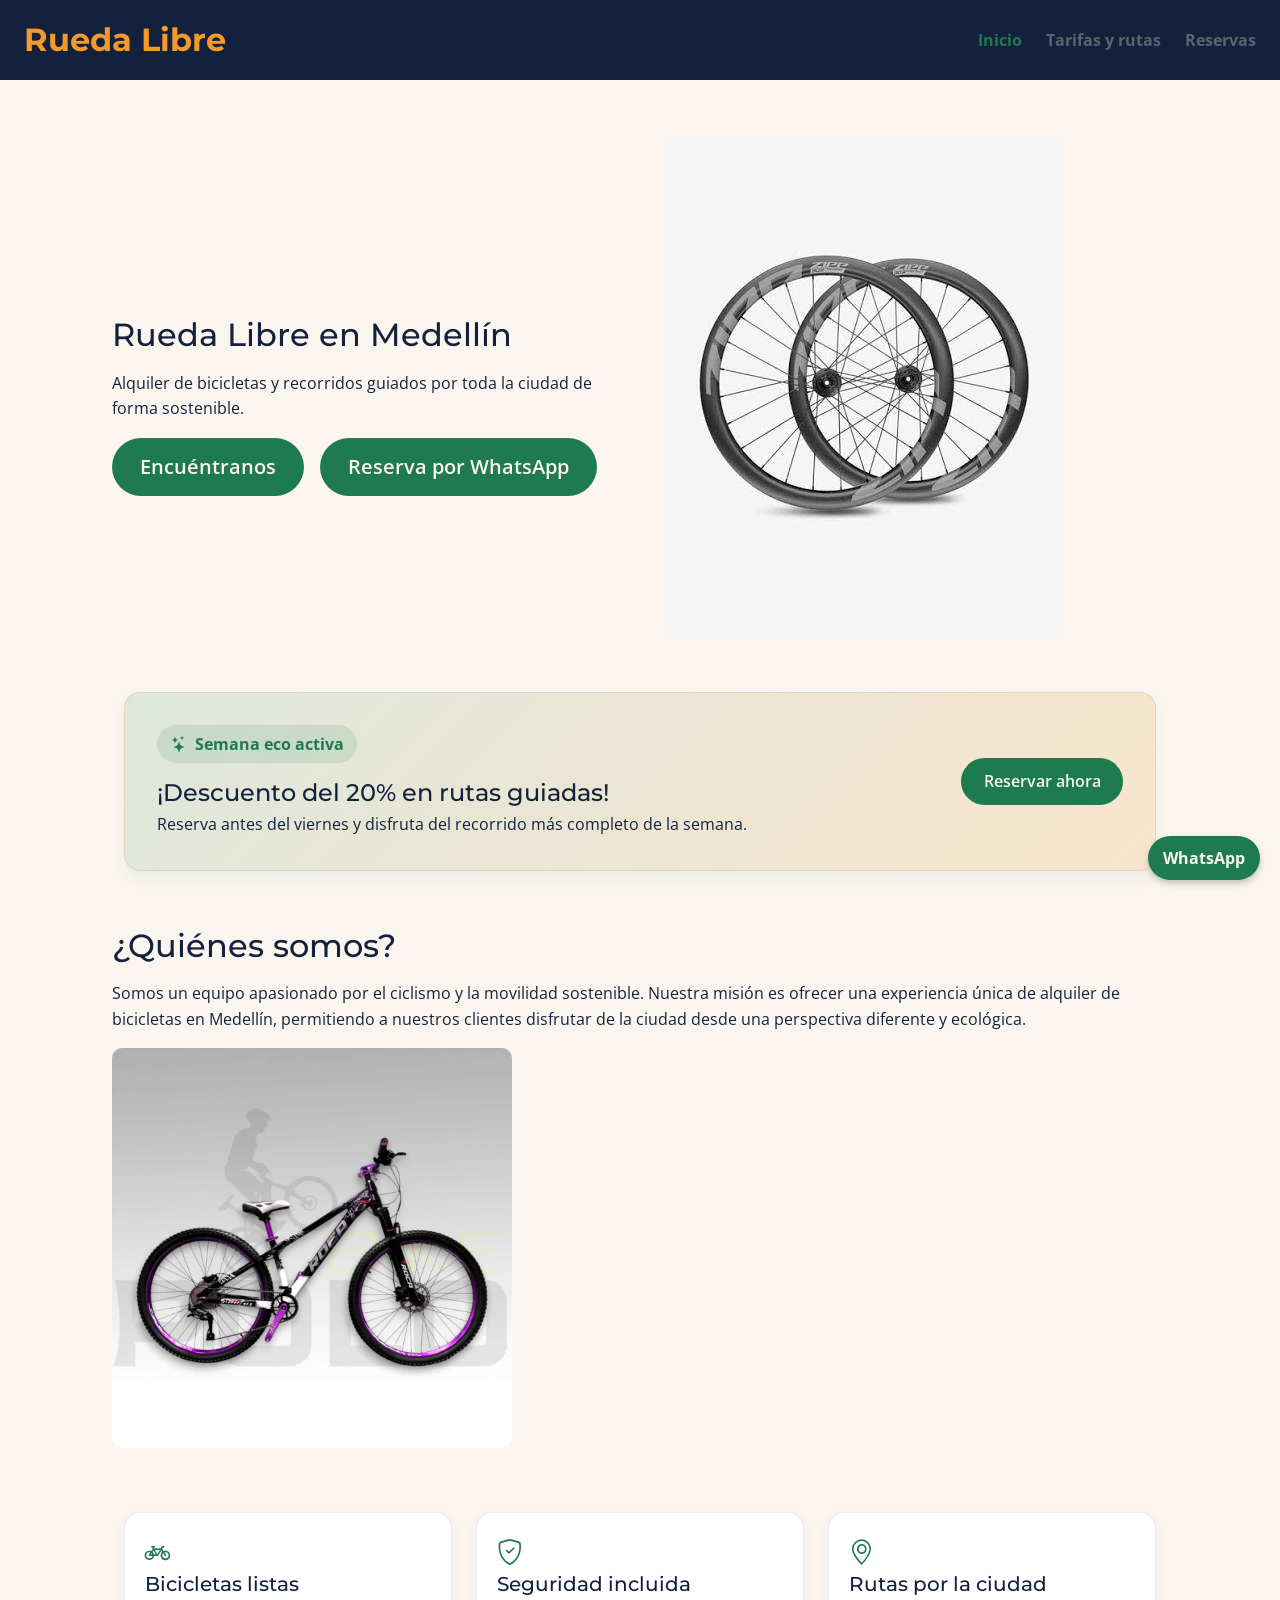
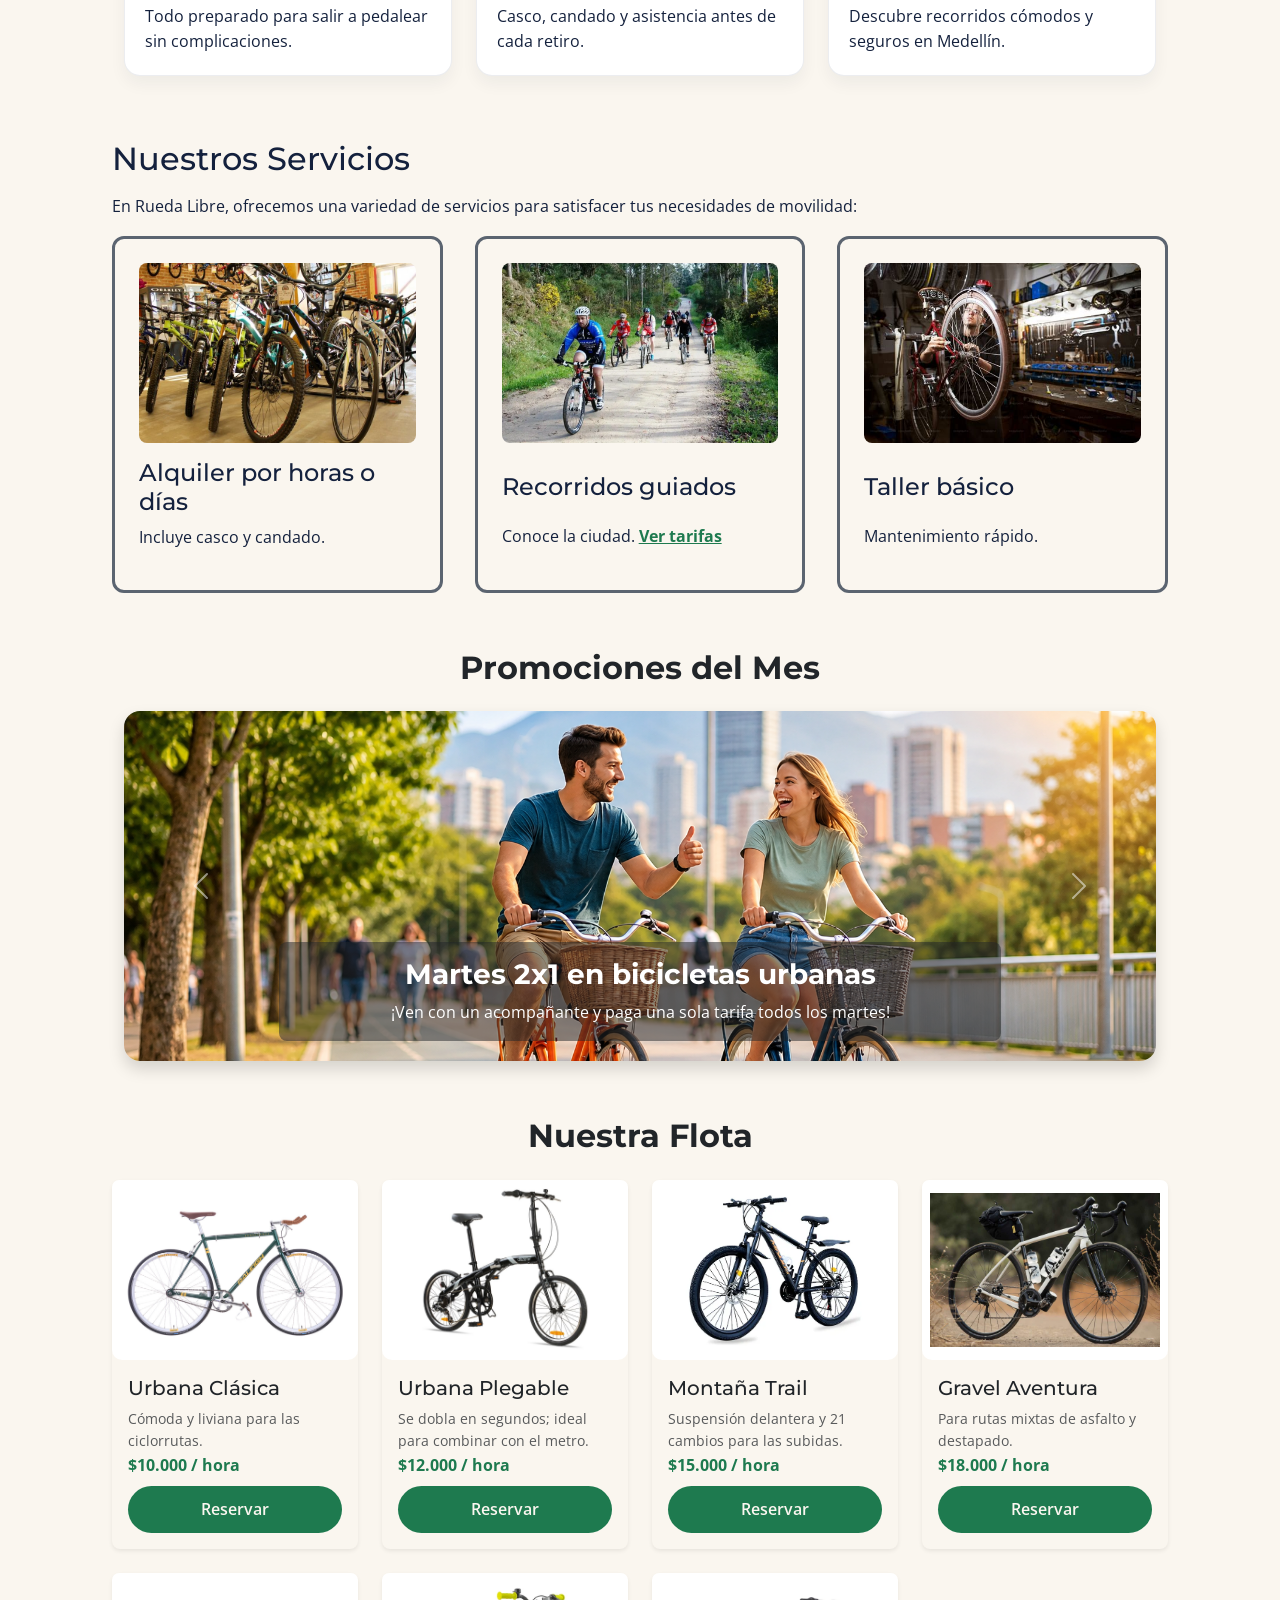
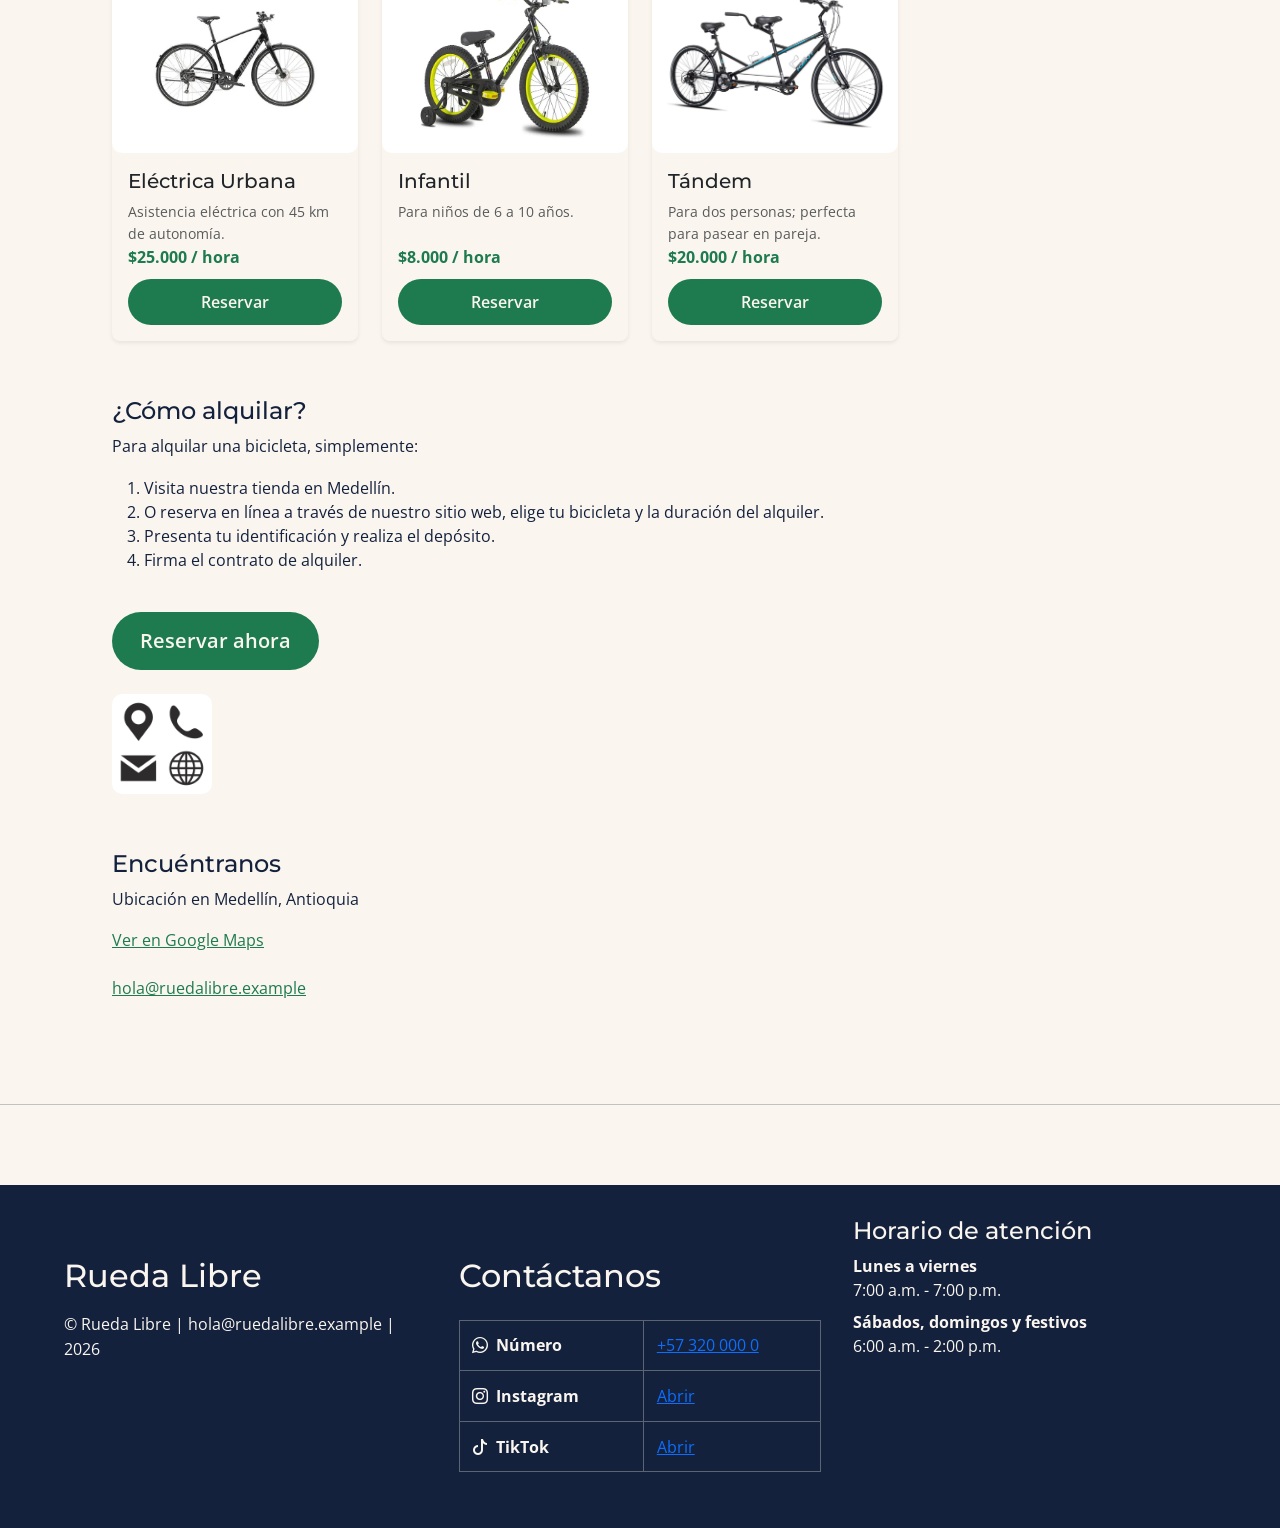
<file: index.html>
<!doctype html>
<html lang="es">
  <head>
    <!-- Configuración de la codificación de caracteres y la adaptabilidad para celulares -->
    <meta charset="UTF-8" />
    <meta name="viewport" content="width=device-width, initial-scale=1.0" />
    <title>Rueda Libre | Alquiler de bicicletas en Medellín</title>

    <!-- Enlaces a las fuentes de Google Fonts (Montserrat y Open Sans) -->
    <link rel="preconnect" href="https://fonts.googleapis.com" />
    <link rel="preconnect" href="https://fonts.gstatic.com" crossorigin />
    <link href="https://fonts.googleapis.com/css2?family=Montserrat:wght@400;700&family=Open+Sans:wght@400;600&display=swap" rel="stylesheet" />

    <!-- Bootstrap 5.3 CSS por CDN (Base de componentes y grillas) -->
    <link href="https://cdn.jsdelivr.net/npm/bootstrap@5.3.3/dist/css/bootstrap.min.css" rel="stylesheet" integrity="sha384-QWTKZyjpPEjISv5WaRU9OFeRpok6YctnYmDr5pNlyT2bRjXh0JMhjY6hW+ALEwIH" crossorigin="anonymous">
<!-- Bootstrap Icons CDN -->
<link rel="stylesheet" href="https://cdn.jsdelivr.net/npm/bootstrap-icons@1.11.3/font/bootstrap-icons.min.css">
   

<!-- Tu CSS propio (Conserva la identidad visual, colores y variables) -->
    <link rel="stylesheet" href="css/styles.css" />
  </head>
  
  <body>
    <!-- Botón flotante de WhatsApp situado de manera fija en la esquina inferior derecha -->
    <a href="https://wa.me/573000000000" class="whatsapp" target="_blank"> WhatsApp</a>
    





    <!-- CABECERA: Navbar responsiva de Bootstrap  -->

<header id="cabecera" class="p-0">
  <nav class="navbar navbar-expand-lg px-4 py-3 w-100" style="background-color: var(--azul-noche);">
    <div class="container-fluid p-0">
      
      <!-- Logo en Naranja Pedal -->
      <a class="navbar-brand fw-bold fs-2 m-0 p-0" href="index.html" style="color: var(--naranja-pedal); font-family: var(--fuentes-titulos);">Rueda Libre</a>

      <!-- Botón Hamburguesa blanco/claro para celulares -->
      <button class="navbar-toggler border-0 text-white" type="button" data-bs-toggle="collapse" data-bs-target="#navbarNav" aria-controls="navbarNav" aria-expanded="false" aria-label="Toggle navigation" style="filter: invert(1);">
        <span class="navbar-toggler-icon"></span>
      </button>

      <!-- Menú colapsable desplegado a la derecha en escritorio -->
      <div class="collapse navbar-collapse justify-content-end" id="navbarNav">
        <ul id="menu" class="navbar-nav align-items-lg-center gap-lg-4 gap-2 mt-3 mt-lg-0">
          <li class="nav-item">
            <a class="nav-link active fw-bold p-0" aria-current="page" href="index.html" style="color: var(--verde-ruta) !important;">Inicio</a>
          </li>
          <li class="nav-item">
            <a class="nav-link fw-bold p-0" href="paginas/tarifas.html" style="color: var(--gris-asfalto) !important;">Tarifas y rutas</a>
          </li>
          <li class="nav-item">
            <a class="nav-link fw-bold p-0" href="paginas/reservas.html" style="color: var(--gris-asfalto) !important;">Reservas</a>
          </li>
        </ul>
      </div>

    </div>
  </nav>
</header>
    <!-- Contenido principal de la página de inicio -->
    <main>
      
      <!-- SECCIÓN 1: Portada Hero en dos columnas (texto e imagen) -->
      <section class="portada-hero">
        <div class="portada-texto">
          <h2>Rueda Libre en Medellín</h2>
          <p>Alquiler de bicicletas y recorridos guiados por toda la ciudad de forma sostenible.</p>
          <div class="d-flex flex-wrap gap-3 align-items-center">
            <a href="#encuentranos" class="btn btn-rueda btn-lg">Encuéntranos</a>
            <a href="https://wa.me/573000000000" class="btn btn-pedal btn-lg" target="_blank">Reserva por WhatsApp</a>
          </div>
        </div>
        <div class="portada-imagen">
          <img src="./img/images.jpeg" alt="Portada de Rueda Libre" width="400" />
        </div>
      </section>

      <section class="container">
        <div class="cta-panel d-flex flex-column flex-md-row align-items-md-center justify-content-between gap-3">
          <div>
            <span class="badge-brand"><i class="bi bi-stars" aria-hidden="true"></i> Semana eco activa</span>
            <h3 class="mt-3 mb-1">¡Descuento del 20% en rutas guiadas!</h3>
            <p class="mb-0">Reserva antes del viernes y disfruta del recorrido más completo de la semana.</p>
          </div>
          <a href="paginas/reservas.html" class="btn btn-pedal">Reservar ahora</a>
        </div>
      </section>



      
      <!-- SECCIÓN 2: ¿Quiénes somos? -->
      <section>
        <h2>¿Quiénes somos?</h2>
        <p>
          Somos un equipo apasionado por el ciclismo y la movilidad sostenible.
          Nuestra misión es ofrecer una experiencia única de alquiler de
          bicicletas en Medellín, permitiendo a nuestros clientes disfrutar de la
          ciudad desde una perspectiva diferente y ecológica.
        </p>
        <img src="./img/bicicleta.jpg" alt="Bicicletas de Rueda Libre" width="400">
      </section>

      <section class="container py-2">
        <div class="row g-4">
          <div class="col-12 col-md-4">
            <div class="benefit-card">
              <i class="bi bi-bicycle" aria-hidden="true"></i>
              <h3 class="h5 mb-2">Bicicletas listas</h3>
              <p class="mb-0">Todo preparado para salir a pedalear sin complicaciones.</p>
            </div>
          </div>
          <div class="col-12 col-md-4">
            <div class="benefit-card">
              <i class="bi bi-shield-check" aria-hidden="true"></i>
              <h3 class="h5 mb-2">Seguridad incluida</h3>
              <p class="mb-0">Casco, candado y asistencia antes de cada retiro.</p>
            </div>
          </div>
          <div class="col-12 col-md-4">
            <div class="benefit-card">
              <i class="bi bi-geo-alt" aria-hidden="true"></i>
              <h3 class="h5 mb-2">Rutas por la ciudad</h3>
              <p class="mb-0">Descubre recorridos cómodos y seguros en Medellín.</p>
            </div>
          </div>
        </div>
      </section>

      <!-- SECCIÓN 3: Nuestros Servicios Principales -->
      <section id="inicio">
        <h2>Nuestros Servicios</h2>
        <p>En Rueda Libre, ofrecemos una variedad de servicios para satisfacer tus necesidades de movilidad:</p>

        <!-- Contenedor flexible para alinear los servicios -->
        <div class="servicios-principales">
          <article class="servicio">
            <img src="img/alquiler.jpg" alt="Alquiler" width="400"/>
            <h3>Alquiler por horas o días</h3>
            <p>Incluye casco y candado.</p>
          </article>

          <article class="servicio">
            <img src="img/ciclista.jpg" alt="Recorridos" width="400">
            <h3>Recorridos guiados</h3>
            <p>Conoce la ciudad. <a href="paginas/tarifas.html" class="link-success fw-bold">Ver tarifas</a></p>
          </article>

          <article class="servicio">
            <img src="img/taller.jpg" alt="Taller" width="400">
            <h3>Taller básico</h3>
            <p>Mantenimiento rápido.</p>
          </article>
        </div>
      </section>





      
    <!-- CARRUSEL DE PROMOCIONES CON IMÁGENES (Instrucción 3 corregida) -->
      <section class="container my-5">
        <h2 class="text-center mb-4 fw-bold text-dark">Promociones del Mes</h2>
        
        <div id="carouselPromociones" class="carousel slide shadow rounded-4 overflow-hidden" data-bs-ride="carousel">
          <div class="carousel-inner">
            
            <!-- Promoción 1: Martes 2x1 -->
            <div class="carousel-item active" data-bs-interval="4000">
              <img src="img/Paseo en bicicleta por la ciudad.png" class="d-block w-100" alt="Promoción Martes 2x1 en bicicletas urbanas" style="height: 350px; object-fit: cover; object-position: center 30%;">
              <div class="carousel-caption d-none d-md-block bg-dark bg-opacity-50 rounded p-3">
                <h3 class="fw-bold fs-3 text-white">Martes 2x1 en bicicletas urbanas</h3>
                <p class="fs-6 mb-0 text-white">¡Ven con un acompañante y paga una sola tarifa todos los martes!</p>
              </div>
            </div>

            <!-- Promoción 2: 20% en eléctricas -->
            <div class="carousel-item" data-bs-interval="4000">
              <img src="img/bicicarrusel.jpg" class="d-block w-100" alt="Promoción 20 por ciento de descuento en bicicletas eléctricas de lunes a jueves" style="height: 350px; object-fit: cover; object-position: center 40%;">
              <div class="carousel-caption d-none d-md-block bg-dark bg-opacity-50 rounded p-3">
                <h3 class="fw-bold fs-3" style="color: var(--naranja-pedal);">20 % de descuento en eléctricas</h3>
                <p class="fs-6 mb-0 text-white">De lunes a jueves aprovecha tarifa reducida en todas nuestras bicis eléctricas.</p>
              </div>
            </div>

            <!-- Promoción 3: Cumpleaños -->
            <div class="carousel-item" data-bs-interval="4000">
              <img src="img/cumple.webp" class="d-block w-100" alt="Promoción recorrido guiado gratis si estás de cumpleaños" style="height: 350px; object-fit: cover; object-position: center 30%;">
              <div class="carousel-caption d-none d-md-block bg-dark bg-opacity-50 rounded p-3">
                <h3 class="fw-bold fs-3 text-white">¡Si cumples años, tu recorrido guiado es gratis!</h3>
                <p class="fs-6 mb-0 text-white">Presenta tu documento de identidad en tienda el día de tu cumpleaños.</p>
              </div>
            </div>

          </div>

          <!-- Controles con etiquetas de accesibilidad (Instrucción 4) -->
          <button class="carousel-control-prev" type="button" data-bs-target="#carouselPromociones" data-bs-slide="prev">
            <span class="carousel-control-prev-icon" aria-hidden="true"></span>
            <span class="visually-hidden">Anterior</span>
          </button>
          <button class="carousel-control-next" type="button" data-bs-target="#carouselPromociones" data-bs-slide="next">
            <span class="carousel-control-next-icon" aria-hidden="true"></span>
            <span class="visually-hidden">Siguiente</span>
          </button>
        </div>
      </section>

      <!-- SECCIÓN 4: Nuestra Flota -->
      <section class="mb-5">
        <h2 class="mb-4 text-center fw-bold text-dark">Nuestra Flota</h2>
        
        <!-- Sistema de grillas con gutters -->
        <div class="row g-4">
          
          <!-- Tarjeta 1: Urbana Clásica -->
          <div class="col-12 col-sm-6 col-lg-4 col-xl-3">
            <div class="card h-100 shadow-sm border-0">
              <img src="img/urbanaclasica.jpg" class="card-img-top bg-white p-2" alt="Urbana Clásica" style="height: 180px; object-fit: contain;">
              <div class="card-body d-flex flex-column justify-content-between">
                <div>
                  <h3 class="card-title h5 text-dark">Urbana Clásica</h3>
                  <p class="card-text text-muted small">Cómoda y liviana para las ciclorrutas.</p>
                </div>
                <div>
                  <p class="fw-bold text-success mb-2">$10.000 / hora</p>
                  <a href="paginas/reservas.html" class="btn btn-success w-100">Reservar</a>
                </div>
              </div>
            </div>
          </div>

          <!-- Tarjeta 2: Urbana Plegable -->
          <div class="col-12 col-sm-6 col-lg-4 col-xl-3">
            <div class="card h-100 shadow-sm border-0">
              <img src="img/urbanaplegable.jpg" class="card-img-top bg-white p-2" alt="Urbana Plegable" style="height: 180px; object-fit: contain;">
              <div class="card-body d-flex flex-column justify-content-between">
                <div>
                  <h3 class="card-title h5 text-dark">Urbana Plegable</h3>
                  <p class="card-text text-muted small">Se dobla en segundos; ideal para combinar con el metro.</p>
                </div>
                <div>
                  <p class="fw-bold text-success mb-2">$12.000 / hora</p>
                  <a href="paginas/reservas.html" class="btn btn-success w-100">Reservar</a>
                </div>
              </div>
            </div>
          </div>

          <!-- Tarjeta 3: Montaña Trail -->
          <div class="col-12 col-sm-6 col-lg-4 col-xl-3">
            <div class="card h-100 shadow-sm border-0">
              <img src="img/montañatrail.webp" class="card-img-top bg-white p-2" alt="Montaña Trail" style="height: 180px; object-fit: contain;">
              <div class="card-body d-flex flex-column justify-content-between">
                <div>
                  <h3 class="card-title h5 text-dark">Montaña Trail</h3>
                  <p class="card-text text-muted small">Suspensión delantera y 21 cambios para las subidas.</p>
                </div>
                <div>
                  <p class="fw-bold text-success mb-2">$15.000 / hora</p>
                  <a href="paginas/reservas.html" class="btn btn-success w-100">Reservar</a>
                </div>
              </div>
            </div>
          </div>

          <!-- Tarjeta 4: Gravel Aventura -->
          <div class="col-12 col-sm-6 col-lg-4 col-xl-3">
            <div class="card h-100 shadow-sm border-0">
              <img src="img/bicicletagravel.jpg" class="card-img-top bg-white p-2" alt="Gravel Aventura" style="height: 180px; object-fit: contain;">
              <div class="card-body d-flex flex-column justify-content-between">
                <div>
                  <h3 class="card-title h5 text-dark">Gravel Aventura</h3>
                  <p class="card-text text-muted small">Para rutas mixtas de asfalto y destapado.</p>
                </div>
                <div>
                  <p class="fw-bold text-success mb-2">$18.000 / hora</p>
                  <a href="paginas/reservas.html" class="btn btn-success w-100">Reservar</a>
                </div>
              </div>
            </div>
          </div>

          <!-- Tarjeta 5: Eléctrica Urbana -->
          <div class="col-12 col-sm-6 col-lg-4 col-xl-3">
            <div class="card h-100 shadow-sm border-0">
              <img src="img/electricaurbana.webp" class="card-img-top bg-white p-2" alt="Eléctrica Urbana" style="height: 180px; object-fit: contain;">
              <div class="card-body d-flex flex-column justify-content-between">
                <div>
                  <h3 class="card-title h5 text-dark">Eléctrica Urbana</h3>
                  <p class="card-text text-muted small">Asistencia eléctrica con 45 km de autonomía.</p>
                </div>
                <div>
                  <p class="fw-bold text-success mb-2">$25.000 / hora</p>
                  <a href="paginas/reservas.html" class="btn btn-success w-100">Reservar</a>
                </div>
              </div>
            </div>
          </div>

          <!-- Tarjeta 6: Infantil -->
          <div class="col-12 col-sm-6 col-lg-4 col-xl-3">
            <div class="card h-100 shadow-sm border-0">
              <img src="img/infantil.webp" class="card-img-top bg-white p-2" alt="Infantil" style="height: 180px; object-fit: contain;">
              <div class="card-body d-flex flex-column justify-content-between">
                <div>
                  <h3 class="card-title h5 text-dark">Infantil</h3>
                  <p class="card-text text-muted small">Para niños de 6 a 10 años.</p>
                </div>
                <div>
                  <p class="fw-bold text-success mb-2">$8.000 / hora</p>
                  <a href="paginas/reservas.html" class="btn btn-success w-100">Reservar</a>
                </div>
              </div>
            </div>
          </div>

          <!-- Tarjeta 7: Tándem -->
          <div class="col-12 col-sm-6 col-lg-4 col-xl-3">
            <div class="card h-100 shadow-sm border-0">
              <img src="img/tandem.jpg" class="card-img-top bg-white p-2" alt="Tándem" style="height: 180px; object-fit: contain;">
              <div class="card-body d-flex flex-column justify-content-between">
                <div>
                  <h3 class="card-title h5 text-dark">Tándem</h3>
                  <p class="card-text text-muted small">Para dos personas; perfecta para pasear en pareja.</p>
                </div>
                <div>
                  <p class="fw-bold text-success mb-2">$20.000 / hora</p>
                  <a href="paginas/reservas.html" class="btn btn-success w-100">Reservar</a>
                </div>
              </div>
            </div>
          </div>

        </div>
      </section>

      <!-- SECCIÓN 5: ¿Cómo alquilar? -->
      <section>
        <h3>¿Cómo alquilar?</h3>
        <p>Para alquilar una bicicleta, simplemente:</p>
        <ol>
          <li>Visita nuestra tienda en Medellín.</li>
          <li>O reserva en línea a través de nuestro sitio web, elige tu bicicleta y la duración del alquiler.</li>
          <li>Presenta tu identificación y realiza el depósito.</li>
          <li>Firma el contrato de alquiler.</li>
        </ol>
        <br />
        <a href="paginas/reservas.html" class="btn btn-success btn-lg">Reservar ahora</a>
        <br /><br />
        <img src="./img/encuentra.jpg" alt="Tienda Rueda Libre" width="100" />
      </section>

      <!-- SECCIÓN 6: Encuéntranos -->
      <section id="encuentranos">
        <h3>Encuéntranos</h3>
        <p>Ubicación en Medellín, Antioquia</p>
        <a href="https://maps.google.com/?q=Antioquia,Medellín" target="_blank" class="link-success">Ver en Google Maps</a>
        <br /><br />
        <a href="mailto:hola@ruedalibre.example" class="link-success">hola@ruedalibre.example</a>
      </section>
    </main>

    <hr>
    
    <!-- Pie de página (Footer) -->
    <footer id="pie">
      <div>
        <h2>Rueda Libre</h2>
        <p>&copy; Rueda Libre | hola@ruedalibre.example | 2026</p>
      </div>

      <div>
        <h2>Contáctanos</h2>
        <table>
          <tbody>
            <tr>
              <th><i class="bi bi-whatsapp me-2" aria-hidden="true"></i>Número</th>
              <td><a href="https://wa.me/57300000000">+57 320 000 0</a></td>
            </tr>
            <tr>
              <th><i class="bi bi-instagram me-2" aria-hidden="true"></i>Instagram</th>
              <td><a href="https://instagram.com" target="_blank">Abrir</a></td>
            </tr>
            <tr>
              <th><i class="bi bi-tiktok me-2" aria-hidden="true"></i>TikTok</th>
              <td><a href="https://tiktok.com" target="_blank">Abrir</a></td>
            </tr>
          </tbody>
        </table>
      </div>

      <div>
        <aside>
          <h3>Horario de atención</h3>
          <dl>
            <dt>Lunes a viernes</dt>
            <dd>7:00 a.m. - 7:00 p.m.</dd>
            <dt>Sábados, domingos y festivos</dt>
            <dd>6:00 a.m. - 2:00 p.m.</dd>
          </dl>
        </aside>
      </div>
    </footer>

    <!-- Bootstrap JS Bundle (Instrucción 2: Se carga una sola vez antes de cerrar el body) -->
    <script src="https://cdn.jsdelivr.net/npm/bootstrap@5.3.3/dist/js/bootstrap.bundle.min.js" integrity="sha384-YvpcrYf0tY3lHB60NNkmXc5s9fDVZLESaAA55NDzOxhy9GkcIdslK1eN7N6jIeHz" crossorigin="anonymous"></script>
  </body>
</html>
</file>
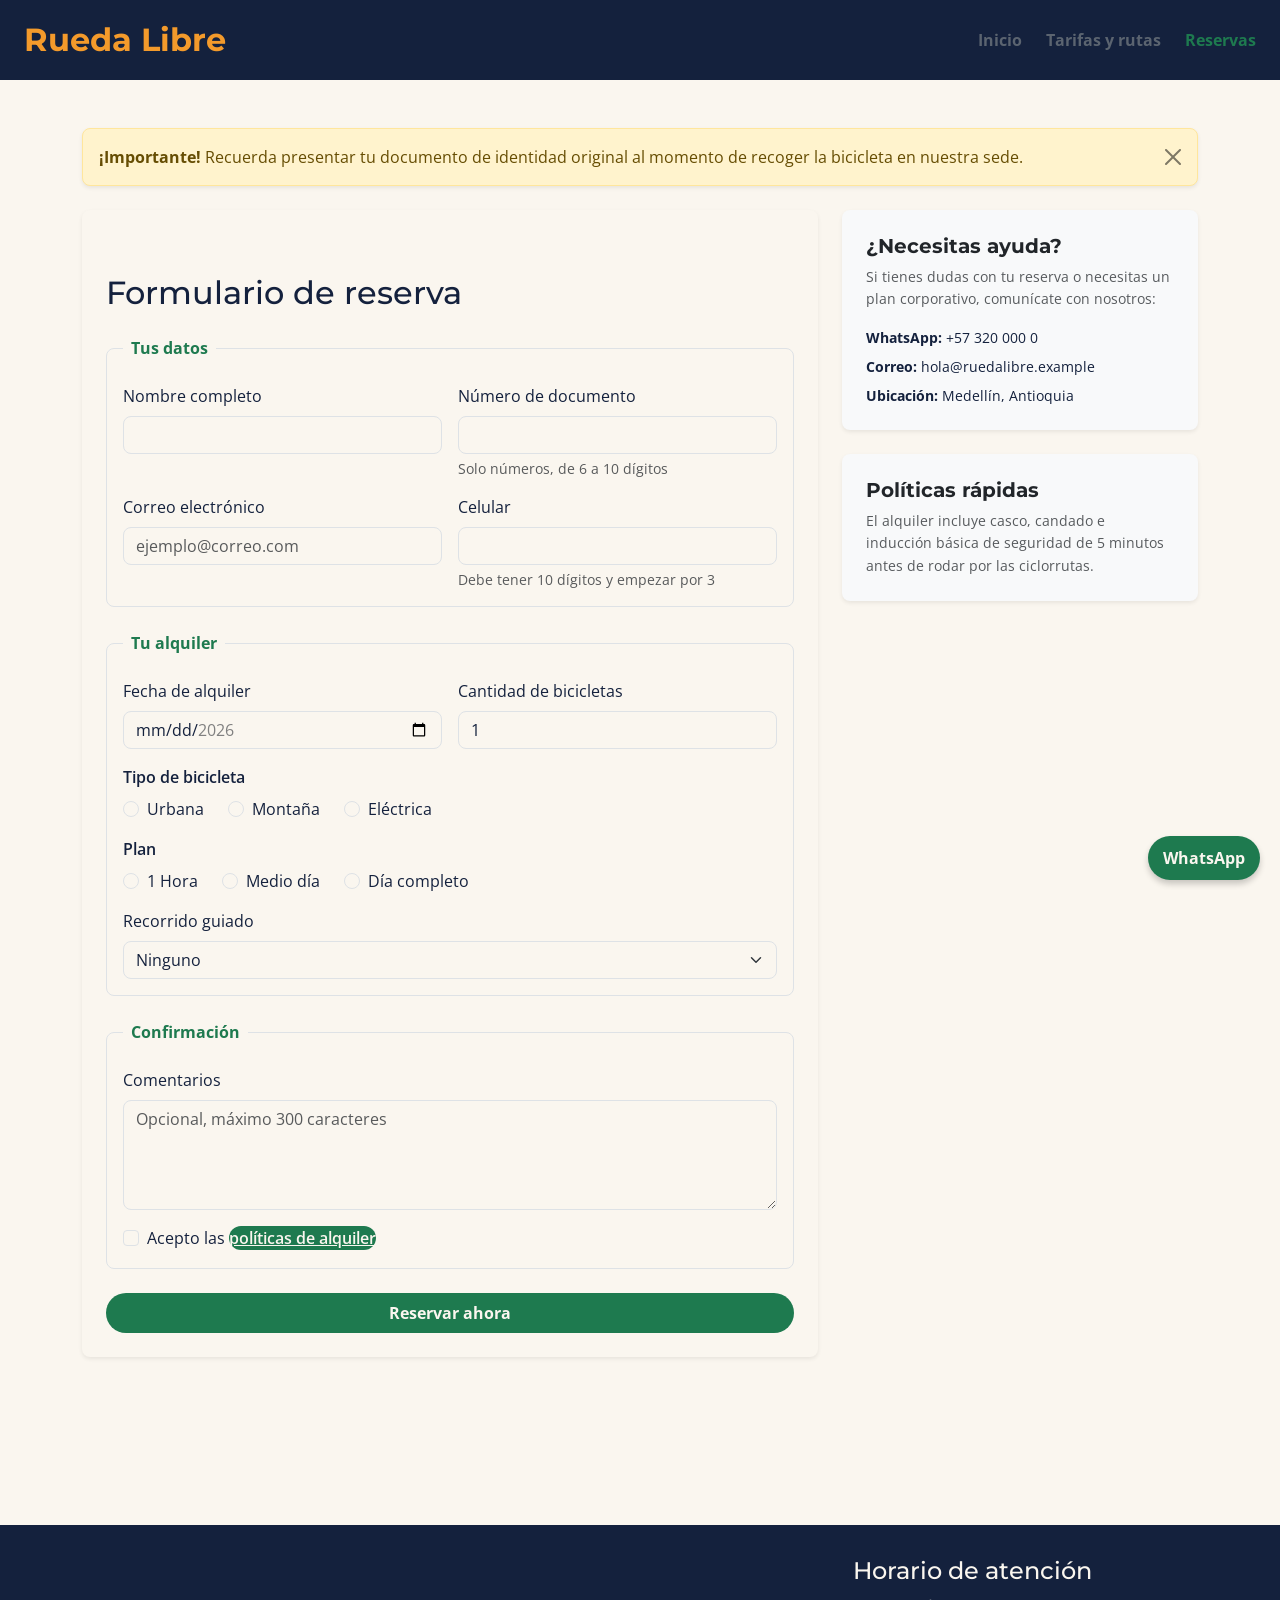
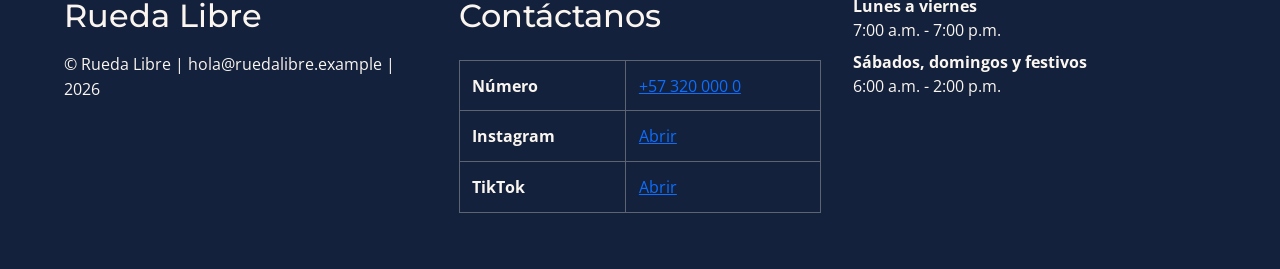
<file: paginas/reservas.html>
<!doctype html>
<html lang="es">
  <head>
    <meta charset="UTF-8" />
    <meta name="viewport" content="width=device-width, initial-scale=1.0" />
    <title>Reservas - Rueda Libre</title>
    
    <!-- Google Fonts -->
    <link rel="preconnect" href="https://fonts.googleapis.com" />
    <link rel="preconnect" href="https://fonts.gstatic.com" crossorigin />
    <link href="https://fonts.googleapis.com/css2?family=Montserrat:wght@400;700&family=Open+Sans:wght@400;600&display=swap" rel="stylesheet" />
    

    <!-- Bootstrap 5.3 CSS por CDN (Base de componentes y grillas) -->
    <link href="https://cdn.jsdelivr.net/npm/bootstrap@5.3.3/dist/css/bootstrap.min.css" rel="stylesheet" integrity="sha384-QWTKZyjpPEjISv5WaRU9OFeRpok6YctnYmDr5pNlyT2bRjXh0JMhjY6hW+ALEwIH" crossorigin="anonymous">
<!-- Bootstrap Icons CDN -->
<link rel="stylesheet" href="https://cdn.jsdelivr.net/npm/bootstrap-icons@1.11.3/font/bootstrap-icons.min.css">
   




   
    
    <!-- Tu hoja de estilos personalizada -->
    <link rel="stylesheet" href="../css/styles.css" />
  </head>

  <body>

    <!-- Botón flotante para contacto rápido -->
    <a href="https://wa.me/573000000000" class="whatsapp" target="_blank">WhatsApp</a>

    <!-- CABECERA: Navbar responsiva de Bootstrap -->
    <header id="cabecera" class="p-0">
      <nav class="navbar navbar-expand-lg px-4 py-3 w-100" style="background-color: var(--azul-noche);">
        <div class="container-fluid p-0">
          
          <!-- Logo en Naranja Pedal -->
          <a class="navbar-brand fw-bold fs-2 m-0 p-0" href="../index.html" style="color: var(--naranja-pedal); font-family: var(--fuentes-titulos);">Rueda Libre</a>

          <!-- Botón Hamburguesa -->
          <button class="navbar-toggler border-0 text-white" type="button" data-bs-toggle="collapse" data-bs-target="#navbarNav" aria-controls="navbarNav" aria-expanded="false" aria-label="Toggle navigation" style="filter: invert(1);">
            <span class="navbar-toggler-icon"></span>
          </button>

          <!-- Menú colapsable con "Reservas" activo -->
          <div class="collapse navbar-collapse justify-content-end" id="navbarNav">
            <ul id="menu" class="navbar-nav align-items-lg-center gap-lg-4 gap-2 mt-3 mt-lg-0">
              <li class="nav-item">
                <a class="nav-link fw-bold p-0" href="../index.html" style="color: var(--gris-asfalto) !important;">Inicio</a>
              </li>
              <li class="nav-item">
                <a class="nav-link fw-bold p-0" href="tarifas.html" style="color: var(--gris-asfalto) !important;">Tarifas y rutas</a>
              </li>
              <li class="nav-item">
                <a class="nav-link active fw-bold p-0" aria-current="page" href="reservas.html" style="color: var(--verde-ruta) !important;">Reservas</a>
              </li>
            </ul>
          </div>

        </div>
      </nav>
    </header>

    <main class="container my-5">

      <!-- INSTRUCCIÓN 4: Alerta informativa superior con botón de cierre -->
      <div class="alert alert-warning alert-dismissible fade show shadow-sm mb-4" role="alert">
        <strong>¡Importante!</strong> Recuerda presentar tu documento de identidad original al momento de recoger la bicicleta en nuestra sede.
        <button type="button" class="btn-close" data-bs-dismiss="alert" aria-label="Cerrar aviso"></button>
      </div>

      <!-- Layout de reservas en proporción 8/4 desde MD -->
      <div class="row g-4">

        <!-- Columna 1: El formulario (ocupa 8 columnas desde MD) -->
        <section class="col-12 col-md-8">
          <div class="card shadow-sm border-0 p-4">
            <h2 class="mb-4">Formulario de reserva</h2>

            <!-- INSTRUCCIÓN 1 y 2: Formulario con novalidate y clase needs-validation -->
            <form action="#" method="post" class="needs-validation" novalidate>

              <!-- PRIMER BLOQUE: Datos personales del cliente -->
              <fieldset class="mb-4 border p-3 rounded">
                <legend class="float-none w-auto px-2 fs-6 fw-bold text-success">Tus datos</legend>

                <div class="row g-3">
                  <!-- Nombre -->
                  <div class="col-12 col-md-6">
                    <label for="nombre" class="form-label">Nombre completo</label>
                    <input type="text" id="nombre" name="nombre" class="form-control" required minlength="3">
                    <div class="invalid-feedback">
                      Por favor ingresa tu nombre y apellido (mínimo 3 caracteres).
                    </div>
                  </div>

                  <!-- Documento -->
                  <div class="col-12 col-md-6">
                    <label for="documento" class="form-label">Número de documento</label>
                    <input type="text" id="documento" name="documento" class="form-control" required pattern="[0-9]{6,10}" inputmode="numeric">
                    <div class="form-text">Solo números, de 6 a 10 dígitos</div>
                    <div class="invalid-feedback">
                      Ingresa un documento válido (solo números, entre 6 y 10 dígitos).
                    </div>
                  </div>

                  <!-- Correo -->
                  <div class="col-12 col-md-6">
                    <label for="correo" class="form-label">Correo electrónico</label>
                    <input type="email" id="correo" name="correo" class="form-control" required placeholder="ejemplo@correo.com">
                    <div class="invalid-feedback">
                      Por favor ingresa un correo electrónico válido (ejemplo: usuario@dominio.com).
                    </div>
                  </div>

                  <!-- Celular -->
                  <div class="col-12 col-md-6">
                    <label for="celular" class="form-label">Celular</label>
                    <input type="tel" id="celular" name="celular" class="form-control" required pattern="3[0-9]{9}" maxlength="10" inputmode="numeric">
                    <div class="form-text">Debe tener 10 dígitos y empezar por 3</div>
                    <div class="invalid-feedback">
                      Ingresa un número de celular colombiano válido (10 dígitos comenzando por 3).
                    </div>
                  </div>
                </div>
              </fieldset>

              <!-- SEGUNDO BLOQUE: Elección de la bicicleta, fechas y planes -->
              <fieldset class="mb-4 border p-3 rounded">
                <legend class="float-none w-auto px-2 fs-6 fw-bold text-success">Tu alquiler</legend>
                
                <div class="row g-3">
                  <!-- Fecha -->
                  <div class="col-12 col-md-6">
                    <label for="fecha" class="form-label">Fecha de alquiler</label>
                    <input type="date" id="fecha" name="fecha" class="form-control" required min="2026-11-01" max="2026-12-31">
                    <div class="invalid-feedback">
                      Selecciona una fecha válida dentro del rango disponible.
                    </div>
                  </div>

                  <!-- Cantidad -->
                  <div class="col-12 col-md-6">
                    <label for="cantidad" class="form-label">Cantidad de bicicletas</label>
                    <input type="number" id="cantidad" name="cantidad" class="form-control" required min="1" max="6" value="1">
                    <div class="invalid-feedback">
                      La cantidad debe ser entre 1 y 6 bicicletas.
                    </div>
                  </div>

                  <!-- TIPO DE BICICLETA -->
                  <div class="col-12">
                    <label class="form-label fw-semibold d-block">Tipo de bicicleta</label>
                    <div class="d-flex flex-wrap gap-4 align-items-center">
                      <div class="d-flex align-items-center gap-2">
                        <input type="radio" id="bici-urbana" name="tipo_bicicleta" value="urbana" required class="form-check-input mt-0">
                        <label for="bici-urbana" class="form-check-label mb-0">Urbana</label>
                      </div>

                      <div class="d-flex align-items-center gap-2">
                        <input type="radio" id="bici-montana" name="tipo_bicicleta" value="montana" class="form-check-input mt-0">
                        <label for="bici-montana" class="form-check-label mb-0">Montaña</label>
                      </div>

                      <div class="d-flex align-items-center gap-2">
                        <input type="radio" id="bici-electrica" name="tipo_bicicleta" value="electrica" class="form-check-input mt-0">
                        <label for="bici-electrica" class="form-check-label mb-0">Eléctrica</label>
                      </div>
                    </div>
                    <div class="invalid-feedback">
                      Selecciona el tipo de bicicleta que deseas alquilar.
                    </div>
                  </div>

                  <!-- PLAN -->
                  <div class="col-12">
                    <label class="form-label fw-semibold d-block">Plan</label>
                    <div class="d-flex flex-wrap gap-4 align-items-center">
                      <div class="d-flex align-items-center gap-2">
                        <input type="radio" id="plan-1h" name="plan" value="1h" required class="form-check-input mt-0">
                        <label for="plan-1h" class="form-check-label mb-0">1 Hora</label>
                      </div>

                      <div class="d-flex align-items-center gap-2">
                        <input type="radio" id="plan-medio" name="plan" value="medio_dia" class="form-check-input mt-0">
                        <label for="plan-medio" class="form-check-label mb-0">Medio día</label>
                      </div>

                      <div class="d-flex align-items-center gap-2">
                        <input type="radio" id="plan-completo" name="plan" value="dia_completo" class="form-check-input mt-0">
                        <label for="plan-completo" class="form-check-label mb-0">Día completo</label>
                      </div>
                    </div>
                    <div class="invalid-feedback">
                      Debes elegir una duración o plan para tu servicio.
                    </div>
                  </div>

                  <div class="col-12">
                    <label for="recorrido" class="form-label">Recorrido guiado</label>
                    <select id="recorrido" name="recorrido" class="form-select">
                      <option value="ninguno">Ninguno</option>
                      <option value="rio y parques">Río y parques</option>
                      <option value="sabores de barrio">Sabores de barrio</option>
                      <option value="reto las palmas">Reto Las Palmas</option>
                    </select>
                  </div>
                </div>
              </fieldset>

              <!-- TERCER BLOQUE: Notas extra y aceptación de políticas -->
              <fieldset class="mb-4 border p-3 rounded">
                <legend class="float-none w-auto px-2 fs-6 fw-bold text-success">Confirmación</legend>
                
                <div class="mb-3">
                  <label for="comentarios" class="form-label">Comentarios</label>
                  <textarea name="comentarios" id="comentarios" class="form-control" maxlength="300" rows="4" placeholder="Opcional, máximo 300 caracteres"></textarea>
                </div>
                
                <!-- INSTRUCCIÓN 5: Checkbox con botón para disparar el Modal -->
                <div class="form-check">
                  <input type="checkbox" id="politicas" name="politica" required class="form-check-input">
                  <label for="politicas" class="form-check-label">
                    Acepto las <button type="button" class="btn btn-link p-0 align-baseline text-decoration-underline" data-bs-toggle="modal" data-bs-target="#modalPoliticas">políticas de alquiler</button>
                  </label>
                  <div class="invalid-feedback">
                    Debes leer y aceptar las políticas para poder continuar con la reserva.
                  </div>
                </div>
              </fieldset>

              <!-- Botón para enviar -->
              <button type="submit" class="btn btn-success w-100 py-2 fw-bold">Reservar ahora</button>
            </form>
          </div>
        </section>

        <!-- Columna 2: Información de contacto y ayuda (ocupa 4 columnas desde MD) -->
        <aside class="col-12 col-md-4">
          <div class="card bg-light border-0 p-4 mb-4 shadow-sm">
            <h3 class="h5 fw-bold text-dark">¿Necesitas ayuda?</h3>
            <p class="small text-muted">Si tienes dudas con tu reserva o necesitas un plan corporativo, comunícate con nosotros:</p>
            <ul class="list-unstyled small mb-0">
              <li class="mb-2"><strong>WhatsApp:</strong> +57 320 000 0</li>
              <li class="mb-2"><strong>Correo:</strong> hola@ruedalibre.example</li>
              <li><strong>Ubicación:</strong> Medellín, Antioquia</li>
            </ul>
          </div>

          <div class="card bg-light border-0 p-4 shadow-sm">
            <h3 class="h5 fw-bold text-dark">Políticas rápidas</h3>
            <p class="small text-muted mb-0">El alquiler incluye casco, candado e inducción básica de seguridad de 5 minutos antes de rodar por las ciclorrutas.</p>
          </div>
        </aside>

      </div>
    </main>

    <!-- INSTRUCCIÓN 5: Estructura del Modal de Políticas de Alquiler -->
    <div class="modal fade" id="modalPoliticas" tabindex="-1" aria-labelledby="modalPoliticasLabel" aria-hidden="true">
      <div class="modal-dialog modal-dialog-centered">
        <div class="modal-content">
          <div class="modal-header bg-success text-white">
            <h5 class="modal-title fw-bold" id="modalPoliticasLabel">Políticas de Alquiler - Rueda Libre</h5>
            <button type="button" class="btn-close btn-close-white" data-bs-dismiss="modal" aria-label="Cerrar modal"></button>
          </div>
          <div class="modal-body">
            <ol class="ps-3 mb-0">
              <li class="mb-2">Presenta tu documento de identidad original al recoger la bicicleta.</li>
              <li class="mb-2">Revisa la bicicleta con el asesor antes de salir.</li>
              <li class="mb-2">Cada 15 minutos de retraso en la devolución tienen un recargo de $5.000.</li>
              <li class="mb-2">Los daños por mal uso se cobran según el costo de la reparación.</li>
              <li>Los menores de edad deben estar acompañados por un adulto responsable.</li>
            </ol>
          </div>
          <div class="modal-footer">
            <button type="button" class="btn btn-secondary" data-bs-dismiss="modal">Entendido</button>
          </div>
        </div>
      </div>
    </div>

    <!-- PIE DE PÁGINA -->
    <footer id="pie">
      <div>
        <h2>Rueda Libre</h2>
        <p>&copy; Rueda Libre | hola@ruedalibre.example | 2026</p>
      </div>

      <div>
        <h2>Contáctanos</h2>
        <table>
          <tbody>
            <tr>
              <th>Número</th>
              <td><a href="https://wa.me/57300000000">+57 320 000 0</a></td>
            </tr>
            <tr>
              <th>Instagram</th>
              <td><a href="https://instagram.com" target="_blank">Abrir</a></td>
            </tr>
            <tr>
              <th>TikTok</th>
              <td><a href="https://tiktok.com" target="_blank">Abrir</a></td>
            </tr>
          </tbody>
        </table>
      </div>

      <div>
        <aside>
          <h3>Horario de atención</h3>
          <dl>
            <dt>Lunes a viernes</dt>
            <dd>7:00 a.m. - 7:00 p.m.</dd>
            <dt>Sábados, domingos y festivos</dt>
            <dd>6:00 a.m. - 2:00 p.m.</dd>
          </dl>
        </aside>
      </div>
    </footer>

    <!-- JS de Bootstrap 5 -->
    <script src="https://cdn.jsdelivr.net/npm/bootstrap@5.3.3/dist/js/bootstrap.bundle.min.js"></script>

    <!-- INSTRUCCIÓN 2: Script oficial de validación de formularios de Bootstrap -->
    <script>
      (() => {
        'use strict'
        const forms = document.querySelectorAll('.needs-validation')
        Array.from(forms).forEach(form => {
          form.addEventListener('submit', event => {
            if (!form.checkValidity()) {
              event.preventDefault()
              event.stopPropagation()
            }
            form.classList.add('was-validated')
          }, false)
        })
      })()
    </script>
  </body>
</html>
</file>
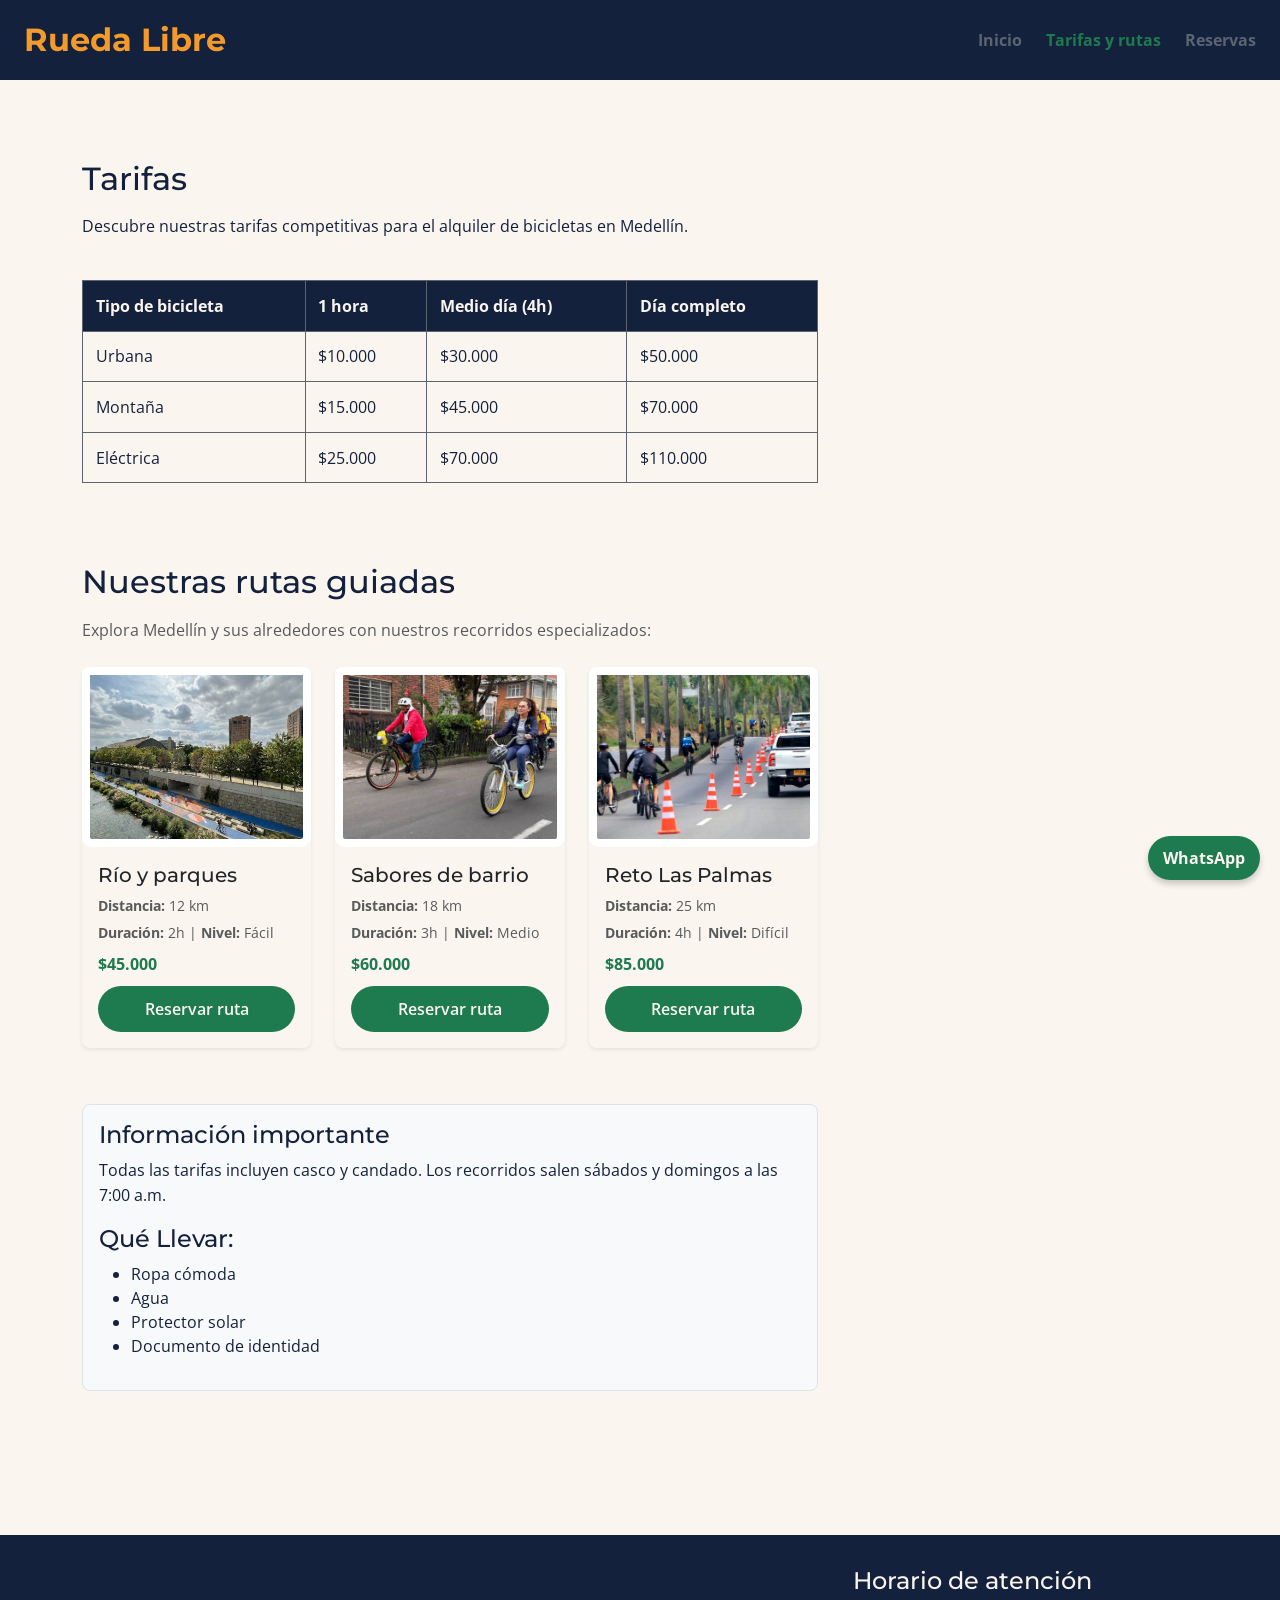
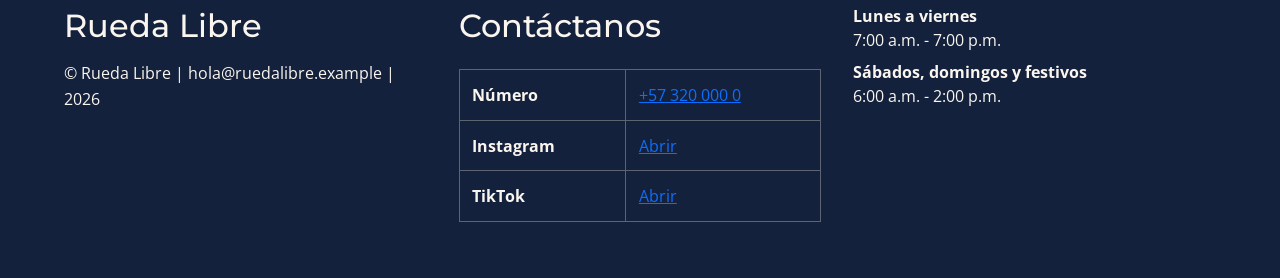
<file: paginas/tarifas.html>
<!doctype html>
<html lang="es">
  <head>
    <meta charset="UTF-8" />
    <meta name="viewport" content="width=device-width, initial-scale=1.0" />
    <title>Tarifas y rutas - Rueda Libre</title>
    
    <!-- Google Fonts -->
    <link rel="preconnect" href="https://fonts.googleapis.com" />
    <link rel="preconnect" href="https://fonts.gstatic.com" crossorigin />
    <link href="https://fonts.googleapis.com/css2?family=Montserrat:wght@400;700&family=Open+Sans:wght@400;600&display=swap" rel="stylesheet" />
    

    <!-- Bootstrap 5.3 CSS por CDN (Base de componentes y grillas) -->
    <link href="https://cdn.jsdelivr.net/npm/bootstrap@5.3.3/dist/css/bootstrap.min.css" rel="stylesheet" integrity="sha384-QWTKZyjpPEjISv5WaRU9OFeRpok6YctnYmDr5pNlyT2bRjXh0JMhjY6hW+ALEwIH" crossorigin="anonymous">
<!-- Bootstrap Icons CDN -->
<link rel="stylesheet" href="https://cdn.jsdelivr.net/npm/bootstrap-icons@1.11.3/font/bootstrap-icons.min.css">
   





    
    <!-- Tu hoja de estilos personalizada -->
    <link rel="stylesheet" href="../css/styles.css" />
  </head>

  <body>
    <!-- Botón flotante fijo para WhatsApp -->
    <a href="https://wa.me/573000000000" class="whatsapp" target="_blank">WhatsApp</a>
<header id="cabecera" class="p-0">
  <nav class="navbar navbar-expand-lg px-4 py-3 w-100" style="background-color: var(--azul-noche);">
    <div class="container-fluid p-0">
      
      <!-- Logo en Naranja Pedal -->
      <a class="navbar-brand fw-bold fs-2 m-0 p-0" href="../index.html" style="color: var(--naranja-pedal); font-family: var(--fuentes-titulos);">Rueda Libre</a>

      <!-- Botón Hamburguesa -->
      <button class="navbar-toggler border-0 text-white" type="button" data-bs-toggle="collapse" data-bs-target="#navbarNav" aria-controls="navbarNav" aria-expanded="false" aria-label="Toggle navigation" style="filter: invert(1);">
        <span class="navbar-toggler-icon"></span>
      </button>

      <!-- Menú colapsable con "Tarifas y rutas" activo -->
      <div class="collapse navbar-collapse justify-content-end" id="navbarNav">
        <ul id="menu" class="navbar-nav align-items-lg-center gap-lg-4 gap-2 mt-3 mt-lg-0">
          <li class="nav-item">
            <a class="nav-link fw-bold p-0" href="../index.html" style="color: var(--gris-asfalto) !important;">Inicio</a>
          </li>
          <li class="nav-item">
            <a class="nav-link active fw-bold p-0" aria-current="page" href="tarifas.html" style="color: var(--verde-ruta) !important;">Tarifas y rutas</a>
          </li>
          <li class="nav-item">
            <a class="nav-link fw-bold p-0" href="reservas.html" style="color: var(--gris-asfalto) !important;">Reservas</a>
          </li>
        </ul>
      </div>

    </div>
  </nav>
</header>

    <!-- Contenido principal dentro de un container de Bootstrap -->
    <main class="container my-4">
      
      <!-- Fila principal con sistema de grilla (2 columnas desde LG) -->
      <div class="row g-4">
        
        <!-- COLUMNA PRINCIPAL (Tarifas + Rutas) -> Ocupa 8 columnas en LG -->
        <div class="col-12 col-lg-8">
          
          <!-- SECCIÓN 1: Tabla de Tarifas -->
          <section class="mb-5">
            <h2>Tarifas</h2>
            <p>Descubre nuestras tarifas competitivas para el alquiler de bicicletas en Medellín.</p>
            
            <!-- Conserva los estilos propios de tu tabla -->
            <div class="table-responsive">
              <table>
                <thead>
                  <tr>
                    <th>Tipo de bicicleta</th>
                    <th>1 hora</th>
                    <th>Medio día (4h)</th>
                    <th>Día completo</th>
                  </tr>
                </thead>
                <tbody>
                  <tr>
                    <td>Urbana</td>
                    <td>$10.000</td>
                    <td>$30.000</td>
                    <td>$50.000</td>
                  </tr>
                  <tr>
                    <td>Montaña</td>
                    <td>$15.000</td>
                    <td>$45.000</td>
                    <td>$70.000</td>
                  </tr>
                  <tr>
                    <td>Eléctrica</td>
                    <td>$25.000</td>
                    <td>$70.000</td>
                    <td>$110.000</td>
                  </tr>
                </tbody>
              </table>
            </div>
          </section>

  

<!-- SECCIÓN 2: Galería de Rutas Guiadas (Convertida a Cards de Bootstrap) -->
          <section id="recorridos">
            <h2 class="mb-3">Nuestras rutas guiadas</h2>
            <p class="text-muted mb-4">Explora Medellín y sus alrededores con nuestros recorridos especializados:</p>

            <!-- Sistema de grillas de Bootstrap con gutters -->
            <div class="row g-4">
              
              <!-- Ruta 1: Río y parques -->
              <div class="col-12 col-md-4">
                <div class="card h-100 shadow-sm border-0">
                  <img src="../img/rioyparques.avif" class="card-img-top bg-white p-2" alt="Río y parques" style="height: 180px; object-fit: cover;">
                  <div class="card-body d-flex flex-column justify-content-between">
                    <div>
                      <h3 class="card-title h5 text-dark">Río y parques</h3>
                      <p class="card-text text-muted small mb-1"><strong>Distancia:</strong> 12 km</p>
                      <p class="card-text text-muted small mb-2"><strong>Duración:</strong> 2h | <strong>Nivel:</strong> Fácil</p>
                    </div>
                    <div>
                      <p class="fw-bold text-success mb-2">$45.000</p>
                      <a href="reservas.html" class="btn btn-success w-100">Reservar ruta</a>
                    </div>
                  </div>
                </div>
              </div>

              <!-- Ruta 2: Sabores de barrio -->
              <div class="col-12 col-md-4">
                <div class="card h-100 shadow-sm border-0">
                  <img src="../img/saboresdebarrio.jpg" class="card-img-top bg-white p-2" alt="Sabores de barrio" style="height: 180px; object-fit: cover;">
                  <div class="card-body d-flex flex-column justify-content-between">
                    <div>
                      <h3 class="card-title h5 text-dark">Sabores de barrio</h3>
                      <p class="card-text text-muted small mb-1"><strong>Distancia:</strong> 18 km</p>
                      <p class="card-text text-muted small mb-2"><strong>Duración:</strong> 3h | <strong>Nivel:</strong> Medio</p>
                    </div>
                    <div>
                      <p class="fw-bold text-success mb-2">$60.000</p>
                      <a href="reservas.html" class="btn btn-success w-100">Reservar ruta</a>
                    </div>
                  </div>
                </div>
              </div>

              <!-- Ruta 3: Reto Las Palmas -->
              <div class="col-12 col-md-4">
                <div class="card h-100 shadow-sm border-0">
                  <img src="../img/retopalmas.webp" class="card-img-top bg-white p-2" alt="Reto Las Palmas" style="height: 180px; object-fit: cover;">
                  <div class="card-body d-flex flex-column justify-content-between">
                    <div>
                      <h3 class="card-title h5 text-dark">Reto Las Palmas</h3>
                      <p class="card-text text-muted small mb-1"><strong>Distancia:</strong> 25 km</p>
                      <p class="card-text text-muted small mb-2"><strong>Duración:</strong> 4h | <strong>Nivel:</strong> Difícil</p>
                    </div>
                    <div>
                      <p class="fw-bold text-success mb-2">$85.000</p>
                      <a href="reservas.html" class="btn btn-success w-100">Reservar ruta</a>
                    </div>
                  </div>
                </div>
              </div>

            </div>
          </section>

        



        <!-- COLUMNA COMPLEMENTARIA -> Ocupa 4 columnas en LG -->
        <div class="col-12 col-lg-12">
          <section class="p-3 bg-light rounded border">
            <h3>Información importante</h3>
            <p>
              Todas las tarifas incluyen casco y candado. Los recorridos salen sábados y domingos a las 7:00 a.m.
            </p>
            <aside>
              <h4>Qué Llevar:</h4>
              <ul>
                <li>Ropa cómoda</li>
                <li>Agua</li>
                <li>Protector solar</li>
                <li>Documento de identidad</li>
              </ul>
            </aside>
          </section>
        </div>

      </div>
    </main>

    <!-- Pie de página -->
    <footer id="pie">
      <div>
        <h2>Rueda Libre</h2>
        <p>&copy; Rueda Libre | hola@ruedalibre.example | 2026</p>
      </div>

      <div>
        <h2>Contáctanos</h2>
        <table>
          <tbody>
            <tr>
              <th>Número</th>
              <td><a href="https://wa.me/57300000000">+57 320 000 0</a></td>
            </tr>
            <tr>
              <th>Instagram</th>
              <td><a href="https://instagram.com" target="_blank">Abrir</a></td>
            </tr>
            <tr>
              <th>TikTok</th>
              <td><a href="https://tiktok.com" target="_blank">Abrir</a></td>
            </tr>
          </tbody>
        </table>
      </div>

      <div>
        <aside>
          <h3>Horario de atención</h3>
          <dl>
            <dt>Lunes a viernes</dt>
            <dd>7:00 a.m. - 7:00 p.m.</dd>
            <dt>Sábados, domingos y festivos</dt>
            <dd>6:00 a.m. - 2:00 p.m.</dd>
          </dl>
        </aside>
      </div>
    </footer>

    <!-- JS de Bootstrap 5 -->
    <script src="https://cdn.jsdelivr.net/npm/bootstrap@5.3.3/dist/js/bootstrap.bundle.min.js"></script>
  </body>
</html>
</file>
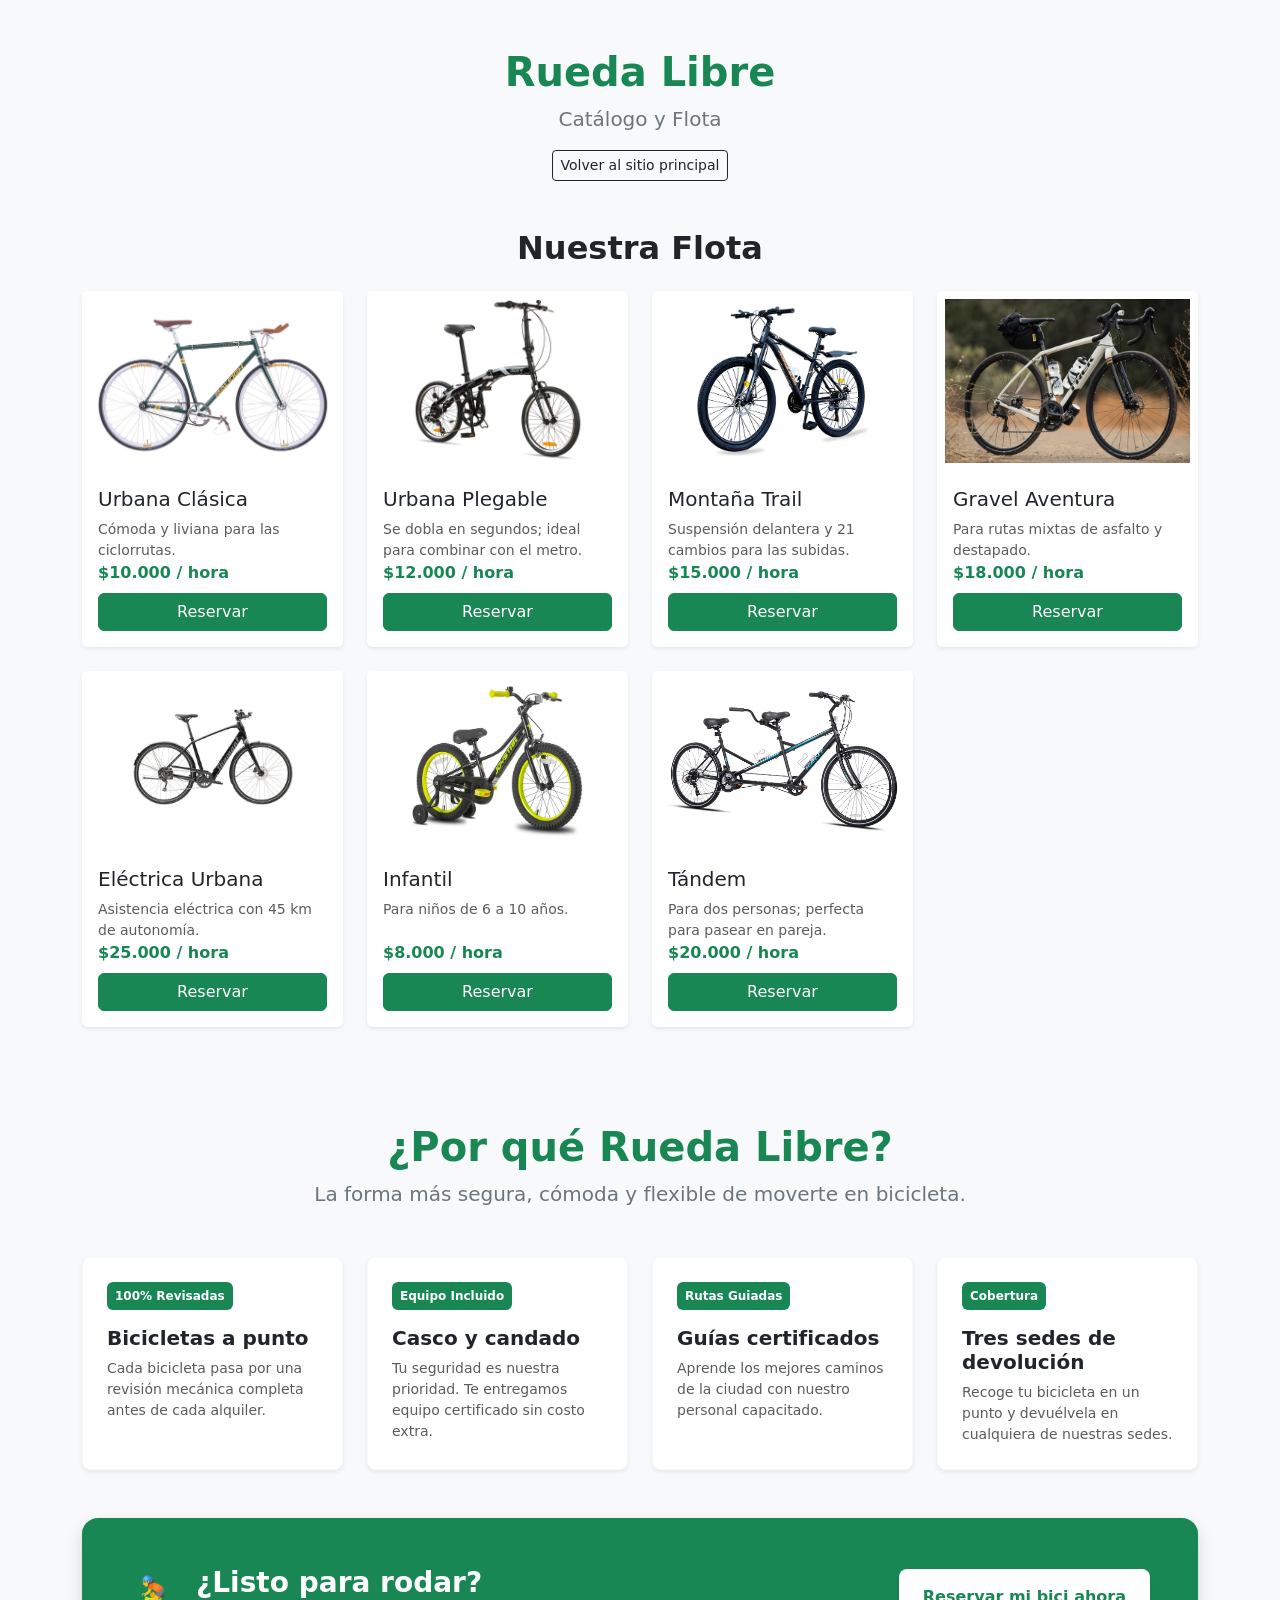
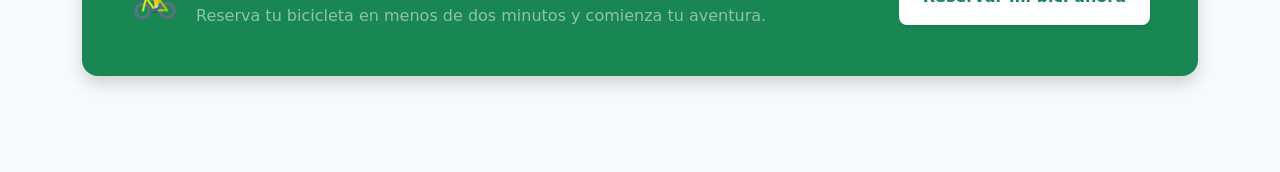
<file: pruebas/catalogo-bootstrap.html>
<!doctype html>
<html lang="es">
  <head>
    <meta charset="utf-8">
    <meta name="viewport" content="width=device-width, initial-scale=1">
    <title>Catálogo y Flota en Bootstrap 5 - Rueda Libre</title>
    <!-- Bootstrap 5.3 CSS por CDN oficial -->
    <link href="https://cdn.jsdelivr.net/npm/bootstrap@5.3.3/dist/css/bootstrap.min.css" rel="stylesheet" integrity="sha384-QWTKZyjpPEjISv5WaRU9OFeRpok6YctnYmDr5pNlyT2bRjXh0JMhjY6hW+ALEwIH" crossorigin="anonymous">
  </head>
  <body class="bg-light">

    <div class="container my-5">
      <header class="mb-5 text-center">
        <h1 class="text-success fw-bold">Rueda Libre</h1>
        <p class="lead text-secondary">Catálogo y Flota</p>
        <a href="../index.html" class="btn btn-outline-dark btn-sm">Volver al sitio principal</a>
      </header>

      <!-- PASO 2: Sección de la flota con los 7 modelos y rutas de imágenes ajustadas -->
      <section class="mb-5">
        <h2 class="mb-4 text-center fw-bold text-dark">Nuestra Flota</h2>
        
        <!-- Sistema de grillas con gutters -->
        <div class="row g-4">
          
          <!-- Tarjeta 1: Urbana Clásica -->
          <div class="col-12 col-sm-6 col-lg-4 col-xl-3">
            <div class="card h-100 shadow-sm border-0">
              <img src="../img/urbanaclasica.jpg" class="card-img-top bg-white p-2" alt="Urbana Clásica" style="height: 180px; object-fit: contain;">
              <div class="card-body d-flex flex-column justify-content-between">
                <div>
                  <h3 class="card-title h5 text-dark">Urbana Clásica</h3>
                  <p class="card-text text-muted small">Cómoda y liviana para las ciclorrutas.</p>
                </div>
                <div>
                  <p class="fw-bold text-success mb-2">$10.000 / hora</p>
                  <a href="../paginas/reservas.html" class="btn btn-success w-100">Reservar</a>
                </div>
              </div>
            </div>
          </div>

          <!-- Tarjeta 2: Urbana Plegable -->
          <div class="col-12 col-sm-6 col-lg-4 col-xl-3">
            <div class="card h-100 shadow-sm border-0">
              <img src="../img/urbanaplegable.jpg" class="card-img-top bg-white p-2" alt="Urbana Plegable" style="height: 180px; object-fit: contain;">
              <div class="card-body d-flex flex-column justify-content-between">
                <div>
                  <h3 class="card-title h5 text-dark">Urbana Plegable</h3>
                  <p class="card-text text-muted small">Se dobla en segundos; ideal para combinar con el metro.</p>
                </div>
                <div>
                  <p class="fw-bold text-success mb-2">$12.000 / hora</p>
                  <a href="../paginas/reservas.html" class="btn btn-success w-100">Reservar</a>
                </div>
              </div>
            </div>
          </div>

          <!-- Tarjeta 3: Montaña Trail -->
          <div class="col-12 col-sm-6 col-lg-4 col-xl-3">
            <div class="card h-100 shadow-sm border-0">
              <img src="../img/montañatrail.webp" class="card-img-top bg-white p-2" alt="Montaña Trail" style="height: 180px; object-fit: contain;">
              <div class="card-body d-flex flex-column justify-content-between">
                <div>
                  <h3 class="card-title h5 text-dark">Montaña Trail</h3>
                  <p class="card-text text-muted small">Suspensión delantera y 21 cambios para las subidas.</p>
                </div>
                <div>
                  <p class="fw-bold text-success mb-2">$15.000 / hora</p>
                  <a href="../paginas/reservas.html" class="btn btn-success w-100">Reservar</a>
                </div>
              </div>
            </div>
          </div>

          <!-- Tarjeta 4: Gravel Aventura -->
          <div class="col-12 col-sm-6 col-lg-4 col-xl-3">
            <div class="card h-100 shadow-sm border-0">
              <img src="../img/bicicletagravel.jpg" class="card-img-top bg-white p-2" alt="Gravel Aventura" style="height: 180px; object-fit: contain;">
              <div class="card-body d-flex flex-column justify-content-between">
                <div>
                  <h3 class="card-title h5 text-dark">Gravel Aventura</h3>
                  <p class="card-text text-muted small">Para rutas mixtas de asfalto y destapado.</p>
                </div>
                <div>
                  <p class="fw-bold text-success mb-2">$18.000 / hora</p>
                  <a href="../paginas/reservas.html" class="btn btn-success w-100">Reservar</a>
                </div>
              </div>
            </div>
          </div>

          <!-- Tarjeta 5: Eléctrica Urbana -->
          <div class="col-12 col-sm-6 col-lg-4 col-xl-3">
            <div class="card h-100 shadow-sm border-0">
              <img src="../img/electricaurbana.webp" class="card-img-top bg-white p-2" alt="Eléctrica Urbana" style="height: 180px; object-fit: contain;">
              <div class="card-body d-flex flex-column justify-content-between">
                <div>
                  <h3 class="card-title h5 text-dark">Eléctrica Urbana</h3>
                  <p class="card-text text-muted small">Asistencia eléctrica con 45 km de autonomía.</p>
                </div>
                <div>
                  <p class="fw-bold text-success mb-2">$25.000 / hora</p>
                  <a href="../paginas/reservas.html" class="btn btn-success w-100">Reservar</a>
                </div>
              </div>
            </div>
          </div>

          <!-- Tarjeta 6: Infantil -->
          <div class="col-12 col-sm-6 col-lg-4 col-xl-3">
            <div class="card h-100 shadow-sm border-0">
              <img src="../img/infantil.webp" class="card-img-top bg-white p-2" alt="Infantil" style="height: 180px; object-fit: contain;">
              <div class="card-body d-flex flex-column justify-content-between">
                <div>
                  <h3 class="card-title h5 text-dark">Infantil</h3>
                  <p class="card-text text-muted small">Para niños de 6 a 10 años.</p>
                </div>
                <div>
                  <p class="fw-bold text-success mb-2">$8.000 / hora</p>
                  <a href="../paginas/reservas.html" class="btn btn-success w-100">Reservar</a>
                </div>
              </div>
            </div>
          </div>

          <!-- Tarjeta 7: Tándem -->
          <div class="col-12 col-sm-6 col-lg-4 col-xl-3">
            <div class="card h-100 shadow-sm border-0">
              <img src="../img/tandem.jpg" class="card-img-top bg-white p-2" alt="Tándem" style="height: 180px; object-fit: contain;">
              <div class="card-body d-flex flex-column justify-content-between">
                <div>
                  <h3 class="card-title h5 text-dark">Tándem</h3>
                  <p class="card-text text-muted small">Para dos personas; perfecta para pasear en pareja.</p>
                </div>
                <div>
                  <p class="fw-bold text-success mb-2">$20.000 / hora</p>
                  <a href="../paginas/reservas.html" class="btn btn-success w-100">Reservar</a>
                </div>
              </div>
            </div>
          </div>

        </div>
      </section>





      <!-- PASO 6: Sección "¿Por qué Rueda Libre?" (Solo Clases Utilitarias de Bootstrap) -->
      <section class="py-5">
        
        <!-- Título centrado -->
        <div class="text-center mb-5">
          <h2 class="fw-bold text-success display-6 mb-2">¿Por qué Rueda Libre?</h2>
          <p class="lead text-secondary">La forma más segura, cómoda y flexible de moverte en bicicleta.</p>
        </div>

        <!-- Grilla con los 4 Beneficios (Pasos 1 y 2) -->
        <div class="row g-4 mb-5">
          
          <!-- Beneficio 1 -->
          <div class="col-12 col-md-6 col-lg-3">
            <div class="p-4 bg-white rounded-3 shadow-sm h-100 border border-light">
              <span class="badge text-bg-success mb-3 p-2">100% Revisadas</span>
              <h3 class="h5 fw-bold text-dark">Bicicletas a punto</h3>
              <p class="text-muted small mb-0">Cada bicicleta pasa por una revisión mecánica completa antes de cada alquiler.</p>
            </div>
          </div>

          <!-- Beneficio 2 -->
          <div class="col-12 col-md-6 col-lg-3">
            <div class="p-4 bg-white rounded-3 shadow-sm h-100 border border-light">
              <span class="badge text-bg-success mb-3 p-2">Equipo Incluido</span>
              <h3 class="h5 fw-bold text-dark">Casco y candado</h3>
              <p class="text-muted small mb-0">Tu seguridad es nuestra prioridad. Te entregamos equipo certificado sin costo extra.</p>
            </div>
          </div>

          <!-- Beneficio 3 -->
          <div class="col-12 col-md-6 col-lg-3">
            <div class="p-4 bg-white rounded-3 shadow-sm h-100 border border-light">
              <span class="badge text-bg-success mb-3 p-2">Rutas Guiadas</span>
              <h3 class="h5 fw-bold text-dark">Guías certificados</h3>
              <p class="text-muted small mb-0">Aprende los mejores caminos de la ciudad con nuestro personal capacitado.</p>
            </div>
          </div>

          <!-- Beneficio 4 -->
          <div class="col-12 col-md-6 col-lg-3">
            <div class="p-4 bg-white rounded-3 shadow-sm h-100 border border-light">
              <span class="badge text-bg-success mb-3 p-2">Cobertura</span>
              <h3 class="h5 fw-bold text-dark">Tres sedes de devolución</h3>
              <p class="text-muted small mb-0">Recoge tu bicicleta en un punto y devuélvela en cualquiera de nuestras sedes.</p>
            </div>
          </div>

        </div>

        <!-- Franja final con enlace destacado y elemento decorativo (Pasos 3, 4 y 5) -->
        <div class="p-4 p-md-5 bg-success text-white rounded-4 d-flex flex-column flex-md-row align-items-center justify-content-between gap-4 shadow">
          
          <!-- Texto y Elemento Decorativo -->
          <div class="d-flex align-items-center gap-3">
            <!-- Elemento decorativo que se oculta en celulares y se muestra desde 'md' (Paso 4) -->
            <div class="d-none d-md-block fs-1">
              🚴
            </div>
            <div>
              <h3 class="fw-bold mb-1 fs-3">¿Listo para rodar?</h3>
              <p class="mb-0 text-white-50">Reserva tu bicicleta en menos de dos minutos y comienza tu aventura.</p>
            </div>
          </div>

          <!-- Enlace destacado usando solo utilidades de color y espaciado (Paso 5) -->
          <a href="../paginas/reservas.html" class="text-decoration-none bg-white text-success fw-bold py-3 px-4 rounded-3 text-nowrap shadow-sm">
            Reservar mi bici ahora
          </a>

        </div>

      </section>
      

    </div>

    <!-- Bootstrap 5.3 JS Bundle por CDN -->
    <script src="https://cdn.jsdelivr.net/npm/bootstrap@5.3.3/dist/js/bootstrap.bundle.min.js" integrity="sha384-YvpcrYf0tY3lHB60NNkmXc5s98+YZRZeAqe4ZXPxoLtT9b6Em1O3S25Qevr/tW7p" crossorigin="anonymous"></script>
  </body>
</html>
</file>
<file: css/styles.css>
/* =========================================
   1. CONFIGURACIÓN GLOBAL Y VARIABLES
   ========================================= */

:root {
  --verde-ruta: #1e7a4f;
  --verde-ruta-rgb: 30, 122, 79;
  --naranja-pedal: #f39a2b;
  --naranja-pedal-rgb: 243, 154, 43;
  --azul-noche: #14213d;
  --azul-noche-rgb: 20, 33, 61;
  --crema: #faf6ef;
  --gris-asfalto: #5b6470;
  --blanco: #ffffff;

  --fuentes-titulos: "Montserrat", sans-serif;
  --fuentes-texto: "Open Sans", sans-serif;

  --espacios-sm: 0.5rem;
  --espacios-md: 1rem;
  --espacios-lg: 3rem;

  --bs-body-bg: var(--crema);
  --bs-body-font-family: var(--fuentes-texto);
  --bs-body-color: var(--azul-noche);
  --bs-primary: var(--verde-ruta);
  --bs-primary-rgb: var(--verde-ruta-rgb);
  --bs-success: var(--verde-ruta);
  --bs-success-rgb: var(--verde-ruta-rgb);
  --bs-link-color: var(--verde-ruta);
  --bs-link-hover-color: var(--naranja-pedal);
  --bs-border-radius: 0.5rem;
  --bs-border-radius-lg: 1rem;
}

*,
*::before,
*::after {
  box-sizing: border-box;
}

body {
  margin: 0;
  padding: 0;
  background-color: var(--crema);
  color: var(--azul-noche);
  font-family: var(--fuentes-texto);
  display: flex;
  flex-direction: column;
  min-height: 100vh;
}

h1,
h2,
h3,
h4,
h5,
h6 {
  font-family: var(--fuentes-titulos);
}

h1 {
  font-size: 2.5rem;
  font-weight: 700;
}

h2 {
  font-size: 2rem;
  margin: 2.5rem 0 1rem;
}

h3 {
  font-size: 1.5rem;
}

p {
  font-size: 1rem;
  line-height: 1.6;
}

img {
  max-width: 100%;
  border-radius: 10px;
  display: block;
}

main {
  max-width: 75rem;
  width: 90%;
  margin: 2rem auto;
  padding-left: var(--espacios-lg);
  padding-right: var(--espacios-lg);
  flex: 1;
}

section {
  margin: 3.5rem 0;
}

.btn-primary,
.btn-success,
.btn-rueda {
  background-color: var(--verde-ruta);
  border-color: var(--verde-ruta);
  color: var(--blanco);
}

.btn-primary:hover,
.btn-success:hover,
.btn-rueda:hover,
.btn-primary:focus,
.btn-success:focus,
.btn-rueda:focus {
  background-color: var(--naranja-pedal);
  border-color: var(--naranja-pedal);
  color: var(--azul-noche);
}

.btn-pedal {
  background-color: var(--naranja-pedal);
  border-color: var(--naranja-pedal);
  color: var(--azul-noche);
  font-weight: 700;
}

.btn-pedal:hover,
.btn-pedal:focus {
  background-color: var(--naranja-pedal);
  border-color: var(--naranja-pedal);
  color: var(--azul-noche);
}

.benefit-card,
.card-brand,
.cta-panel {
  background: var(--blanco);
  border: 1px solid rgba(var(--azul-noche-rgb), 0.08);
  border-radius: 1rem;
  box-shadow: 0 0.5rem 1rem rgba(20, 33, 61, 0.05);
}

.benefit-card {
  padding: 1.25rem;
  height: 100%;
}

.benefit-card i {
  font-size: 1.6rem;
  color: var(--verde-ruta);
  margin-bottom: 0.75rem;
}

.card-brand {
  padding: 1.25rem;
}

.cta-panel {
  background: linear-gradient(135deg, rgba(var(--verde-ruta-rgb), 0.12), rgba(var(--naranja-pedal-rgb), 0.18));
  padding: 2rem;
}

.badge-brand {
  display: inline-flex;
  align-items: center;
  gap: 0.5rem;
  background: rgba(var(--verde-ruta-rgb), 0.12);
  color: var(--verde-ruta);
  border-radius: 999px;
  padding: 0.45rem 0.85rem;
  font-weight: 700;
}


/* =========================================
   2. ENCABEZADO Y NAVEGACIÓN
   ========================================= */

header,
#cabecera {
  background-color: var(--azul-noche);
  color: var(--crema);
  padding: var(--espacios-md) var(--espacios-lg);
  display: flex;
  flex-direction: column;
  align-items: center;
  text-align: center;
  gap: 1rem;
  width: 100%;
}

header h1 {
  margin: 0;
  color: var(--naranja-pedal);
}

#menu {
  display: flex;
  flex-direction: column;
  list-style: none;
  gap: 0.8rem;
  margin: 0;
  padding: 0;
  align-items: center;
}

#menu a {
  color: var(--gris-asfalto);
  text-decoration: none;
  font-weight: bold;
  padding: 0.5rem 0.8rem;
}

#menu a.activo {
  color: var(--verde-ruta);
  font-weight: 600;
}

#menu a:hover {
  color: var(--naranja-pedal);
  text-decoration: underline;
}

.whatsapp {
  position: fixed;
  bottom: 20px;
  right: 20px;
  display: inline-flex;
  align-items: center;
  justify-content: center;
  gap: 0.5rem;
  background-color: var(--verde-ruta);
  color: var(--crema);
  padding: 10px 15px;
  border-radius: 50px;
  text-decoration: none;
  font-weight: bold;
  z-index: 1000;
  box-shadow: 0 4px 6px rgba(0, 0, 0, 0.2);
}

.whatsapp:hover {
  background-color: var(--naranja-pedal);
  color: var(--azul-noche);
}

.whatsapp i {
  font-size: 1.1rem;
  line-height: 1;
}


/* =========================================
   3. SECCIONES, PORTADA Y TARJETAS
   ========================================= */

.portada-hero {
  display: flex;
  flex-direction: column;
  gap: 2rem;
  margin: 1.5rem 0 3rem;
  text-align: center;
}

.portada-hero .btn-reserva {
  margin: 0 auto;
}

.servicios-principales {
  display: grid;
  grid-template-columns: 1fr;
  gap: 1.5rem;
}

.servicio,
.tarjeta-ruta {
  display: flex;
  flex-direction: column;
  justify-content: space-between;
  padding: 1.5rem;
  border: 3px solid var(--gris-asfalto);
  border-radius: 12px;
  background-color: var(--crema);
}

.servicio img,
.tarjeta-ruta img {
  width: 100%;
  height: 180px;
  object-fit: cover;
  background-color: #ffffff;
  padding: 0;
  border-radius: 8px;
  margin-bottom: 1rem;
}

.precio {
  font-weight: bold;
  color: var(--verde-ruta);
  margin: 0.5rem 0 1rem;
}


/* =========================================
   4. TABLAS
   ========================================= */

table {
  width: 100%;
  border-collapse: collapse;
  margin: 1.5rem 0;
  font-size: 1rem;
}

table th,
table td {
  padding: 0.8rem;
  border: 1px solid var(--gris-asfalto);
  text-align: left;
}

table thead th {
  background-color: var(--azul-noche);
  color: var(--crema);
  font-weight: bold;
}


/* =========================================
   5. BOTONES Y COMPONENTES
   ========================================= */

.btn-reserva,
.btn {
  background-color: var(--verde-ruta);
  color: var(--crema);
  padding: 0.7em 1.4em;
  border-radius: 999px;
  text-decoration: none;
  font-weight: 600;
  display: inline-block;
  border: none;
  cursor: pointer;
  text-align: center;
}

.btn-reserva:hover,
.btn:hover {
  background-color: var(--naranja-pedal);
  color: var(--azul-noche);
}


/* =========================================
   6. PIE DE PÁGINA Y BOTÓN FLOTANTE
   ========================================= */

#pie {
  width: 100%;
  background-color: var(--azul-noche);
  color: var(--crema);
  padding: 2rem 4rem;
  margin-top: 4rem;
  display: flex;
  flex-direction: column;
  gap: 1.5rem;
}

/* =========================================
   7. MEDIA QUERIES
   ========================================= */

@media (min-width: 768px) {
  header,
  #cabecera {
    flex-direction: row;
    justify-content: space-between;
    text-align: left;
    padding-left: 3rem;
    padding-right: 3rem;
  }

  #menu {
    flex-direction: row;
    gap: 1.5rem;
  }

  .portada-hero {
    display: grid;
    grid-template-columns: 1fr 1fr;
    align-items: center;
    gap: 3rem;
    text-align: left;
  }

  .portada-hero .btn-reserva {
    margin: 0;
  }

  .servicios-principales {
    display: grid;
    grid-template-columns: repeat(3, 1fr);
    gap: 2rem;
  }

  #pie {
    display: grid;
    grid-template-columns: repeat(3, 1fr);
    align-items: start;
    gap: 2rem;
    padding: 2rem 4rem;
  }
}
</file>
